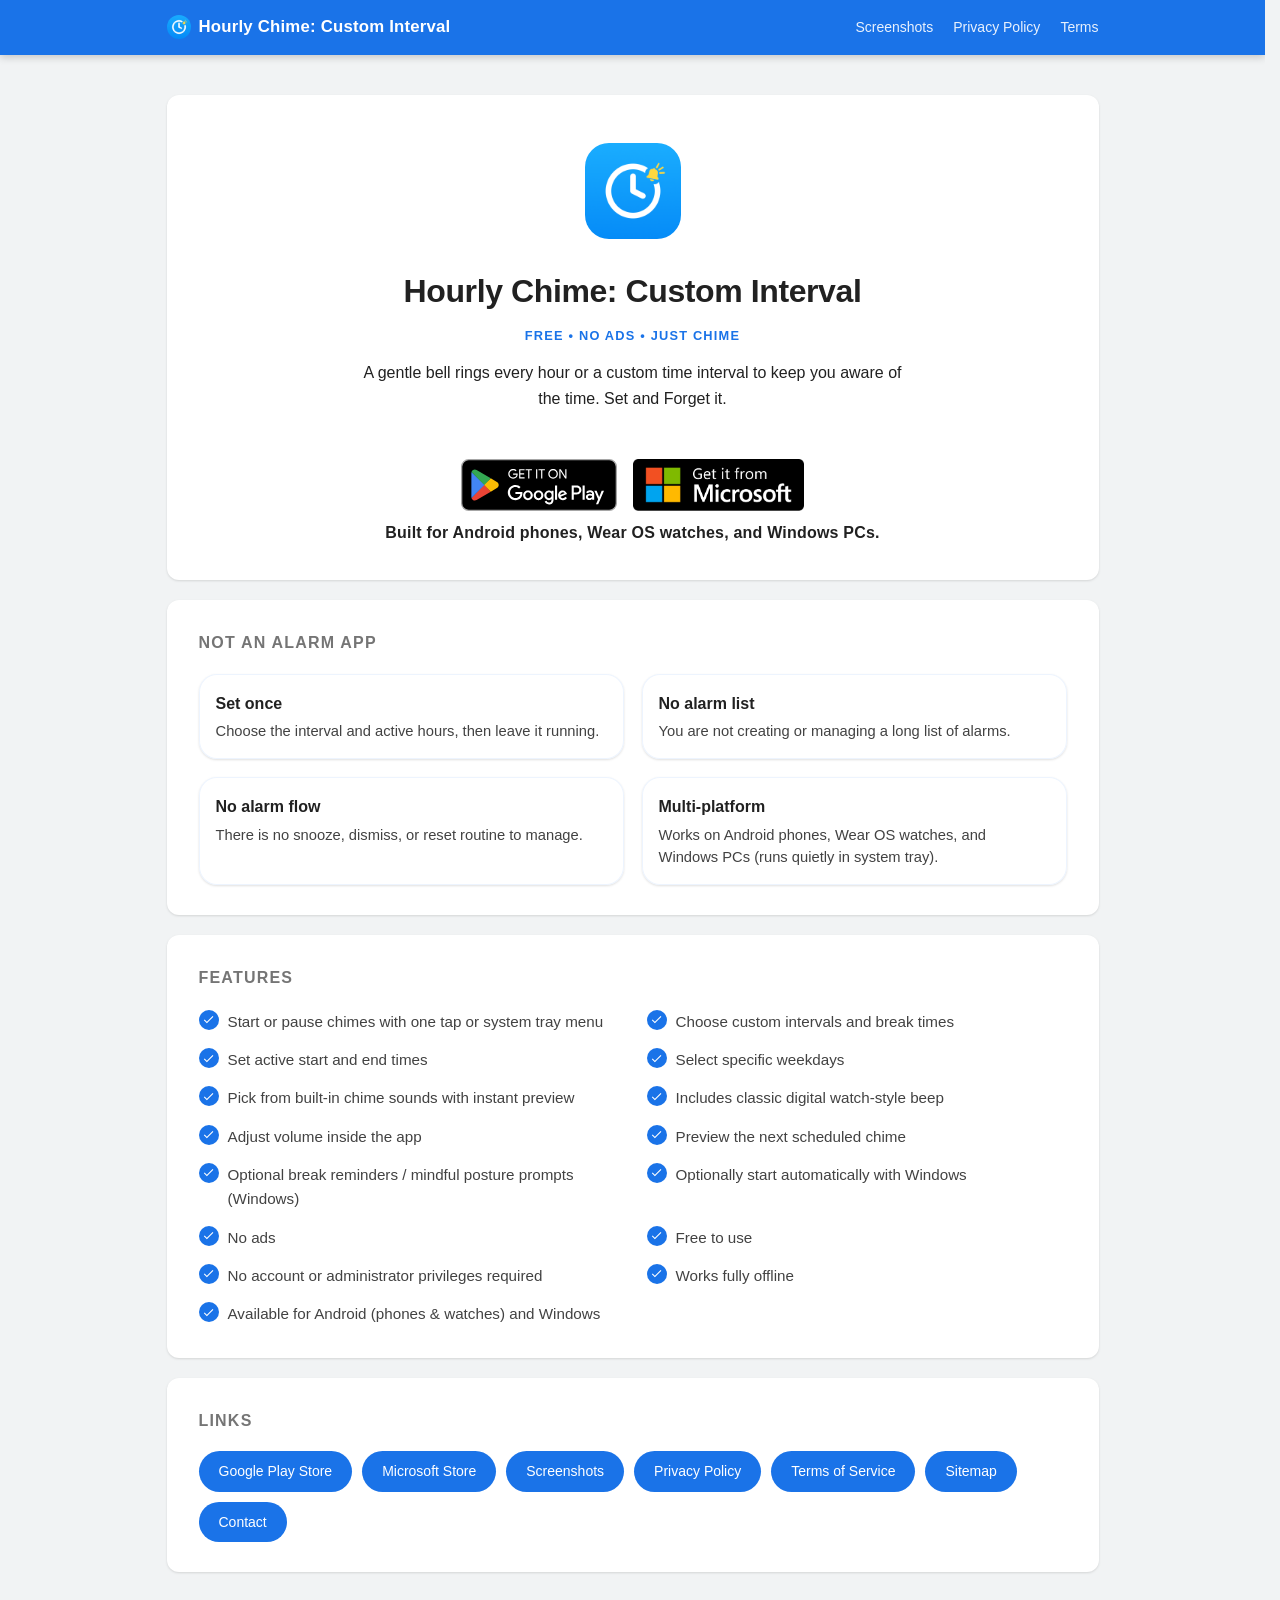
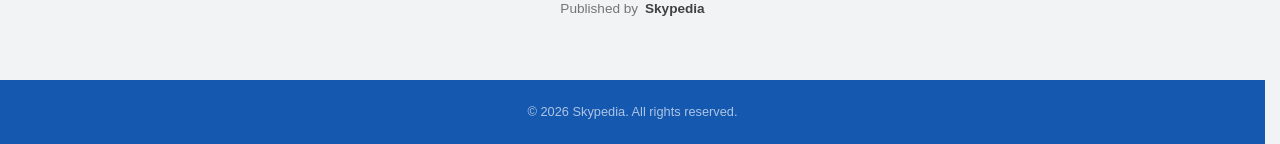
<file: index.html>
<!doctype html>
<html lang="en">
  <head>
    <meta charset="UTF-8" />
    <meta name="viewport" content="width=device-width, initial-scale=1.0" />
    <title>Hourly Chime: Custom Interval</title>
    <meta name="google-site-verification" content="Krds--NU3hxA6FAuJyqUVPiyt--gXIHK9pRckYovwPM" />
    <meta
      name="description"
      content="Set it once and forget it. Simple hourly chimes for Android & Windows, no ads, free, and clean."
    />
    <link rel="stylesheet" href="styles.css" />
    <link rel="icon" href="favicon.ico" sizes="any" />
    <link rel="icon" href="favicon-48x48.png" type="image/png" sizes="48x48" />
    <link rel="icon" href="icon-192.png" type="image/png" sizes="192x192" />
    <link rel="icon" href="favicon.png" type="image/png" sizes="480x480" />
    <link rel="apple-touch-icon" href="icon-192.png" />
    <link rel="manifest" href="site.webmanifest" />
    <link rel="sitemap" type="application/xml" title="Sitemap" href="sitemap.xml" />

    <!-- Open Graph / Facebook -->
    <meta property="og:type" content="website" />
    <meta property="og:title" content="Hourly Chime: Custom Interval" />
    <meta
      property="og:description"
      content="Set it once and forget it. Simple hourly chimes, no ads, free, and clean."
    />
    <meta property="og:image" content="https://skypediacode.github.io/hourly-chime/app-icon.png" />

    <!-- Twitter -->
    <meta property="twitter:card" content="summary" />
    <meta property="twitter:title" content="Hourly Chime: Custom Interval" />
    <meta
      property="twitter:description"
      content="Set it once and forget it. Simple hourly chimes, no ads, free, and clean."
    />
    <meta property="twitter:image" content="https://skypediacode.github.io/hourly-chime/app-icon.png" />

    <!-- Structured Data (JSON-LD) for Google Search -->
    <script type="application/ld+json">
    {
      "@context": "https://schema.org",
      "@type": "SoftwareApplication",
      "name": "Hourly Chime: Custom Interval",
      "operatingSystem": "Android, Wear OS, Windows",
      "applicationCategory": "UtilitiesApplication",
      "image": "https://skypediacode.github.io/hourly-chime/app-icon.png",
      "author": {
        "@type": "Organization",
        "name": "Skypedia",
        "url": "https://skypediacode.github.io/hourly-chime/",
        "logo": "https://skypediacode.github.io/hourly-chime/icon-192.png"
      }
    }
    </script>
  </head>
  <body>
    <header>
      <div class="container">
        <a href="index.html" class="site-title" id="nav-brand">
          <img src="app-icon-header.png" alt="" class="nav-icon" />Hourly Chime:
          Custom Interval
        </a>
        <nav>
          <a href="screenshots.html" id="nav-screenshots">Screenshots</a>
          <a href="privacy-policy.html" id="nav-privacy">Privacy Policy</a>
          <a href="terms.html" id="nav-terms">Terms</a>
        </nav>
      </div>
    </header>

    <main>
      <div class="container">
        <div class="hero">
          <img
            src="app-icon.png"
            alt="Hourly Chime: Custom Interval"
            class="app-icon"
          />
          <h1>Hourly Chime: Custom Interval</h1>
          <p class="tagline">Free &bull; No Ads &bull; Just Chime</p>
          <p class="description">
            A gentle bell rings every hour or a custom time interval to keep you
            aware of the time. Set and Forget it.
          </p>

          <div class="store-buttons">
            <a
              href="https://play.google.com/store/apps/details?id=com.skypedia.hourlychime"
              target="_blank"
              rel="noopener"
              id="link-play-store"
              class="store-badge-link"
            >
              <img
                src="Store=Google%20Play,%20Type=Dark,%20Language=English.svg"
                alt="Get it on Google Play"
                class="store-badge"
              />
            </a>
            <a
              href="https://apps.microsoft.com/store/detail/9NRJBLGKGMST?cid=DevShareMCLPCS"
              target="_blank"
              rel="noopener"
              id="link-microsoft-store"
              class="store-badge-link"
            >
              <img
                src="Microsoft-badge-black.png"
                alt="Get it from Microsoft Store"
                class="store-badge"
              />
            </a>
          </div>
          <p class="hero-note">
            Built for Android phones, Wear OS watches, and Windows PCs.
          </p>
        </div>

        <div class="card features">
          <h2 class="card-title">Not an alarm app</h2>
          <!-- <p class="compare-intro">
            Hourly Chime is built for repeating interval chimes. Set the
            schedule once, then let it run during the hours you choose.
          </p> -->
          <div class="compare-points">
            <div class="compare-point">
              <h3>Set once</h3>
              <p>
                Choose the interval and active hours, then leave it running.
              </p>
            </div>
            <div class="compare-point">
              <h3>No alarm list</h3>
              <p>You are not creating or managing a long list of alarms.</p>
            </div>
            <div class="compare-point">
              <h3>No alarm flow</h3>
              <p>There is no snooze, dismiss, or reset routine to manage.</p>
            </div>
            <div class="compare-point">
              <h3>Multi-platform</h3>
              <p>Works on Android phones, Wear OS watches, and Windows PCs (runs quietly in system tray).</p>
            </div>
          </div>
        </div>

        <div class="card features">
          <h2 class="card-title">Features</h2>
          <ul>
            <li>Start or pause chimes with one tap or system tray menu</li>
            <li>Choose custom intervals and break times</li>
            <li>Set active start and end times</li>
            <li>Select specific weekdays</li>
            <li>Pick from built-in chime sounds with instant preview</li>
            <li>Includes classic digital watch-style beep</li>
            <li>Adjust volume inside the app</li>
            <li>Preview the next scheduled chime</li>
            <li>Optional break reminders / mindful posture prompts (Windows)</li>
            <li>Optionally start automatically with Windows</li>
            <li>No ads</li>
            <li>Free to use</li>
            <li>No account or administrator privileges required</li>
            <li>Works fully offline</li>
            <li>Available for Android (phones & watches) and Windows</li>
          </ul>
        </div>

        <div class="card links-section">
          <h2 class="card-title">Links</h2>
          <div class="link-list">
            <a href="https://play.google.com/store/apps/details?id=com.skypedia.hourlychime" target="_blank" rel="noopener" id="link-google-play-card">Google Play Store</a>
            <a href="https://apps.microsoft.com/store/detail/9NRJBLGKGMST?cid=DevShareMCLPCS" target="_blank" rel="noopener" id="link-microsoft-store-card">Microsoft Store</a>
            <a href="screenshots.html" id="link-screenshots">Screenshots</a>
            <a href="privacy-policy.html" id="link-privacy">Privacy Policy</a>
            <a href="terms.html" id="link-terms">Terms of Service</a>
            <a href="sitemap.xml" id="link-sitemap">Sitemap</a>
            <a href="mailto:skypediacode@gmail.com" id="link-contact"
              >Contact</a
            >
          </div>
        </div>

        <p class="publisher-strip">Published by <strong>Skypedia</strong></p>
      </div>
    </main>

    <footer>
      <div class="container">
        <p>&copy; 2026 Skypedia. All rights reserved.</p>
      </div>
    </footer>
  </body>
</html>
</file>
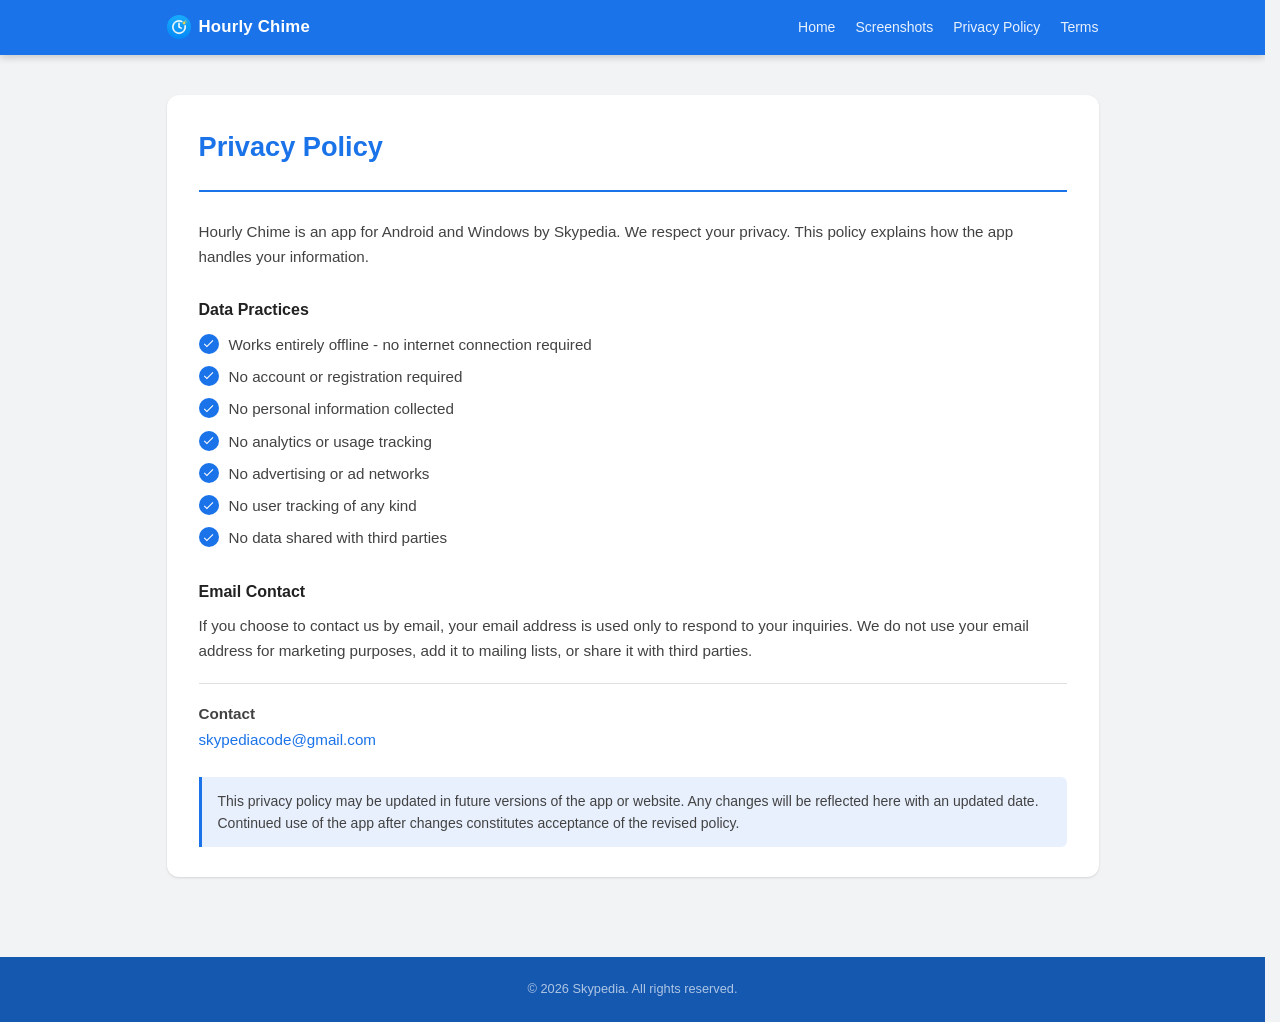
<file: privacy-policy.html>
<!doctype html>
<html lang="en">
  <head>
    <meta charset="UTF-8" />
    <meta name="viewport" content="width=device-width, initial-scale=1.0" />
    <title>Privacy Policy – Skypedia</title>
    <meta
      name="description"
      content="Privacy Policy for Skypedia's Hourly Chime app."
    />
    <link rel="stylesheet" href="styles.css" />
    <link rel="icon" href="favicon.ico" sizes="any" />
    <link rel="icon" href="favicon-48x48.png" type="image/png" sizes="48x48" />
    <link rel="icon" href="icon-192.png" type="image/png" sizes="192x192" />
    <link rel="icon" href="favicon.png" type="image/png" sizes="480x480" />
    <link rel="apple-touch-icon" href="icon-192.png" />
    <link rel="manifest" href="site.webmanifest" />
    <link rel="sitemap" type="application/xml" title="Sitemap" href="sitemap.xml" />
  </head>
  <body>
    <header>
      <div class="container">
        <a href="index.html" class="site-title" id="nav-brand"
          ><img src="app-icon-header.png" alt="" class="nav-icon" />Hourly
          Chime</a
        >
        <nav>
          <a href="index.html" id="nav-home">Home</a>
          <a href="screenshots.html" id="nav-screenshots">Screenshots</a>
          <a href="privacy-policy.html" id="nav-privacy">Privacy Policy</a>
          <a href="terms.html" id="nav-terms">Terms</a>
        </nav>
      </div>
    </header>

    <main>
      <div class="container">
        <div class="card">
          <div class="page-header">
            <h1>Privacy Policy</h1>
            <!-- <p class="updated">Last updated: June 2026</p> -->
          </div>

          <div class="prose">
            <p>
              Hourly Chime is an app for Android and Windows by Skypedia. We respect your
              privacy. This policy explains how the app handles your
              information.
            </p>

            <h2>Data Practices</h2>
            <ul>
              <li>Works entirely offline - no internet connection required</li>
              <li>No account or registration required</li>
              <li>No personal information collected</li>
              <li>No analytics or usage tracking</li>
              <li>No advertising or ad networks</li>
              <li>No user tracking of any kind</li>
              <li>No data shared with third parties</li>
            </ul>

            <h2>Email Contact</h2>
            <p>
              If you choose to contact us by email, your email address is used
              only to respond to your inquiries. We do not use your email
              address for marketing purposes, add it to mailing lists, or share
              it with third parties.
            </p>

            <div class="contact-block">
              <p><strong>Contact</strong></p>
              <p>
                <a href="mailto:skypediacode@gmail.com" id="link-contact"
                  >skypediacode@gmail.com</a
                >
              </p>
            </div>

            <div class="note">
              This privacy policy may be updated in future versions of the app
              or website. Any changes will be reflected here with an updated
              date. Continued use of the app after changes constitutes
              acceptance of the revised policy.
            </div>
          </div>
        </div>
      </div>
    </main>

    <footer>
      <div class="container">
        <p>&copy; 2026 Skypedia. All rights reserved.</p>
      </div>
    </footer>
  </body>
</html>
</file>
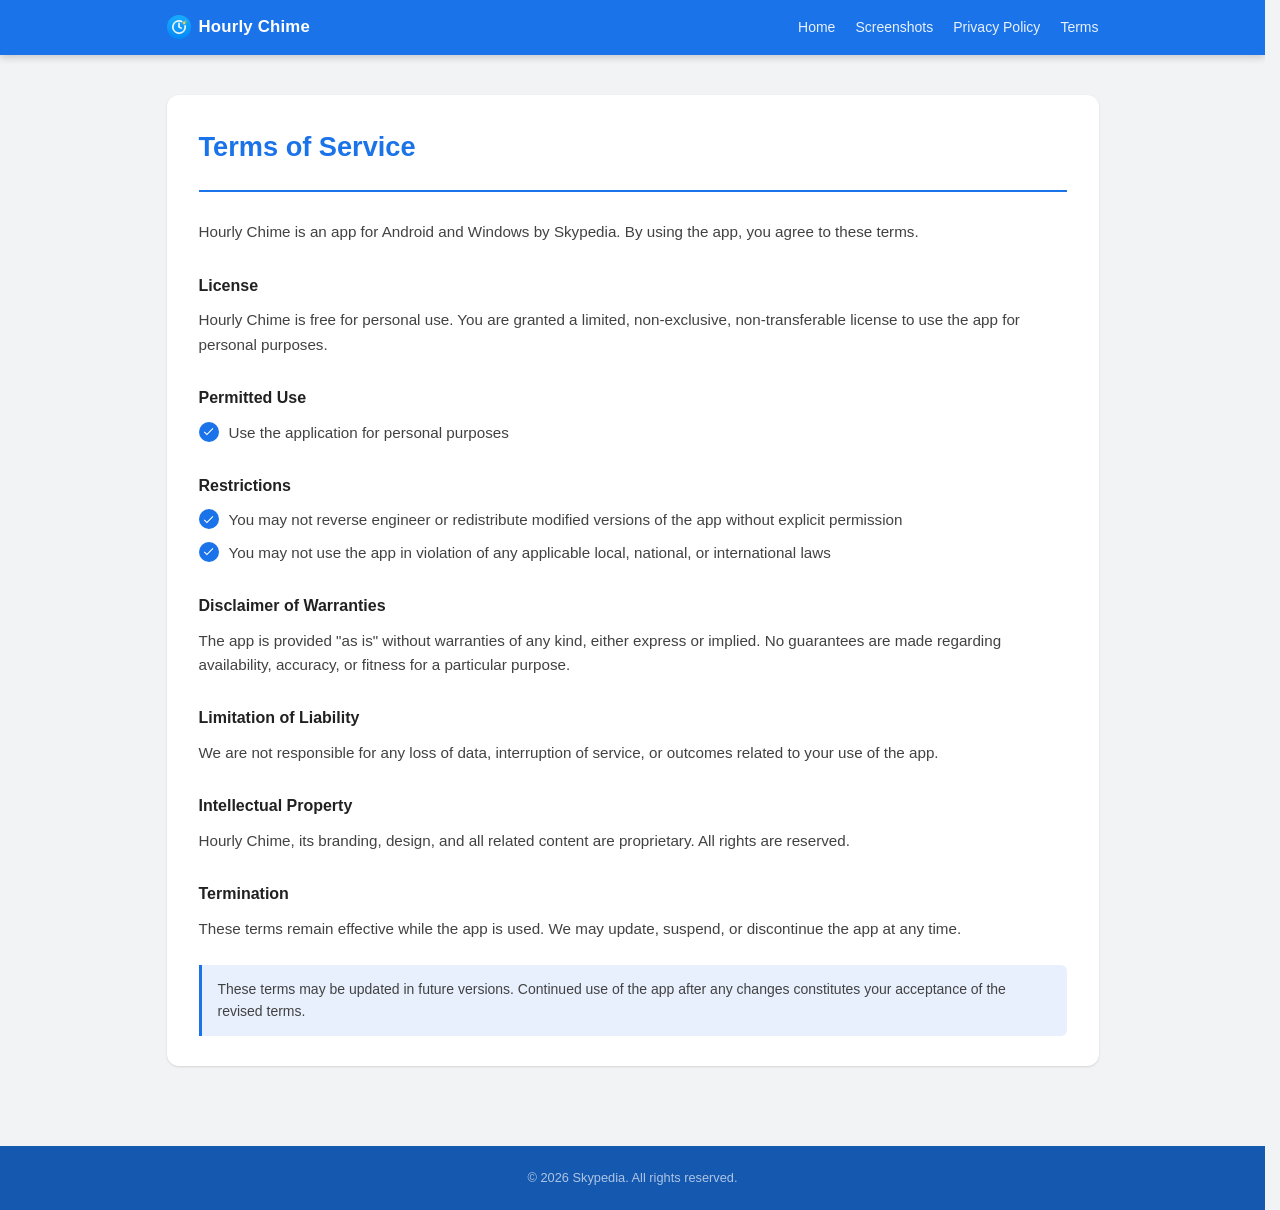
<file: terms.html>
<!doctype html>
<html lang="en">
  <head>
    <meta charset="UTF-8" />
    <meta name="viewport" content="width=device-width, initial-scale=1.0" />
    <title>Terms of Service – Skypedia</title>
    <meta
      name="description"
      content="Terms of Service for Skypedia's Hourly Chime app."
    />
    <link rel="stylesheet" href="styles.css" />
    <link rel="icon" href="favicon.ico" sizes="any" />
    <link rel="icon" href="favicon-48x48.png" type="image/png" sizes="48x48" />
    <link rel="icon" href="icon-192.png" type="image/png" sizes="192x192" />
    <link rel="icon" href="favicon.png" type="image/png" sizes="480x480" />
    <link rel="apple-touch-icon" href="icon-192.png" />
    <link rel="manifest" href="site.webmanifest" />
    <link rel="sitemap" type="application/xml" title="Sitemap" href="sitemap.xml" />
  </head>
  <body>
    <header>
      <div class="container">
        <a href="index.html" class="site-title" id="nav-brand"
          ><img src="app-icon-header.png" alt="" class="nav-icon" />Hourly
          Chime</a
        >
        <nav>
          <a href="index.html" id="nav-home">Home</a>
          <a href="screenshots.html" id="nav-screenshots">Screenshots</a>
          <a href="privacy-policy.html" id="nav-privacy">Privacy Policy</a>
          <a href="terms.html" id="nav-terms">Terms</a>
        </nav>
      </div>
    </header>

    <main>
      <div class="container">
        <div class="card">
          <div class="page-header">
            <h1>Terms of Service</h1>
            <!-- <p class="updated">Last updated: June 2026</p> -->
          </div>

          <div class="prose">
            <p>
              Hourly Chime is an app for Android and Windows by Skypedia. By using the app, you
              agree to these terms.
            </p>

            <h2>License</h2>
            <p>
              Hourly Chime is free for personal use. You are granted a limited,
              non-exclusive, non-transferable license to use the app for
              personal purposes.
            </p>

            <h2>Permitted Use</h2>
            <ul>
              <li>Use the application for personal purposes</li>
            </ul>

            <h2>Restrictions</h2>
            <ul>
              <li>
                You may not reverse engineer or redistribute modified versions
                of the app without explicit permission
              </li>
              <li>
                You may not use the app in violation of any applicable local,
                national, or international laws
              </li>
            </ul>

            <h2>Disclaimer of Warranties</h2>
            <p>
              The app is provided "as is" without warranties of any kind, either
              express or implied. No guarantees are made regarding availability,
              accuracy, or fitness for a particular purpose.
            </p>

            <h2>Limitation of Liability</h2>
            <p>
              We are not responsible for any loss of data, interruption of
              service, or outcomes related to your use of the app.
            </p>

            <h2>Intellectual Property</h2>
            <p>
              Hourly Chime, its branding, design, and all related content are
              proprietary. All rights are reserved.
            </p>

            <h2>Termination</h2>
            <p>
              These terms remain effective while the app is used. We may update,
              suspend, or discontinue the app at any time.
            </p>

            <div class="note">
              These terms may be updated in future versions. Continued use of
              the app after any changes constitutes your acceptance of the
              revised terms.
            </div>
          </div>
        </div>
      </div>
    </main>

    <footer>
      <div class="container">
        <p>&copy; 2026 Skypedia. All rights reserved.</p>
      </div>
    </footer>
  </body>
</html>
</file>
<file: styles.css>
html {
  overflow-y: scroll;
  scrollbar-gutter: stable;
}

* {
  box-sizing: border-box;
  margin: 0;
  padding: 0;
}

:root {
  --green: #1a73e8;
  --green-dark: #1558b0;
  --green-mid: #2d84f0;
  --green-light: #e8f0fe;
  --yellow: #f9a825;
  --bg: #f1f3f4;
  --white: #ffffff;
  --text: #212121;
  --text-mid: #424242;
  --text-muted: #757575;
  --border: #e0e0e0;
  --shadow-sm: 0 1px 3px rgba(0, 0, 0, 0.08), 0 1px 2px rgba(0, 0, 0, 0.05);
  --shadow-md: 0 4px 16px rgba(0, 0, 0, 0.12), 0 2px 6px rgba(0, 0, 0, 0.07);
  --radius: 12px;
}

body {
  font-family:
    -apple-system, BlinkMacSystemFont, "Segoe UI", Roboto, Oxygen, Ubuntu,
    sans-serif;
  background: var(--bg);
  color: var(--text);
  line-height: 1.6;
  min-height: 100vh;
  display: flex;
  flex-direction: column;
}

a {
  color: var(--green);
  text-decoration: none;
}

a:hover {
  text-decoration: underline;
}

/* ── Layout ──────────────────────────────────────────── */

.container {
  max-width: 980px;
  margin: 0 auto;
  padding: 0 24px;
  width: 100%;
}

main {
  flex: 1;
  padding: 40px 0 60px;
}

/* ── Header ──────────────────────────────────────────── */

header {
  background: var(--green);
  padding: 14px 0;
  box-shadow: 0 2px 8px rgba(0, 0, 0, 0.2);
}

header .container {
  display: flex;
  align-items: center;
  justify-content: space-between;
  gap: 12px;
}

.site-title {
  font-size: 1.05rem;
  font-weight: 600;
  color: #fff;
  letter-spacing: 0.2px;
  display: inline-flex;
  align-items: center;
  gap: 8px;
}

.nav-icon {
  width: 24px;
  height: 24px;
  border-radius: 50%;
  flex-shrink: 0;
}

.site-title:hover {
  text-decoration: none;
  opacity: 0.9;
}

nav {
  display: flex;
  gap: 20px;
}

nav a {
  color: rgba(255, 255, 255, 0.9);
  font-size: 0.875rem;
  font-weight: 500;
}

nav a:hover {
  color: #fff;
  text-decoration: none;
}

/* ── Hero ────────────────────────────────────────────── */

.hero {
  background: var(--white);
  text-align: center;
  padding: 48px 30px 28px;
  border-radius: var(--radius);
  margin-bottom: 20px;
  box-shadow: var(--shadow-sm);
}

.app-icon {
  width: 96px;
  height: 96px;
  border-radius: 24px;
  margin-bottom: 20px;
}

.hero h1 {
  font-size: 2rem;
  font-weight: 700;
  color: var(--text);
  letter-spacing: -0.4px;
  margin-bottom: 8px;
}

.hero .tagline {
  font-size: 0.8rem;
  font-weight: 700;
  letter-spacing: 1.2px;
  text-transform: uppercase;
  color: var(--green);
  margin-bottom: 14px;
}

.hero .description {
  font-size: 1rem;
  max-width: 560px;
  margin: 0 auto;
}

.hero-note {
  display: inline-flex;
  align-items: center;
  gap: 8px;
  margin-top: 4px;
  padding: 8px 14px;
  border-radius: 999px;
  /* background: var(--green-light); */
  /* color: var(--green-dark); */
  font-size: 1rem;
  font-weight: 600;
  letter-spacing: 0.2px;
  line-height: 1.3;
}

/* .hero-note::before {
  content: "";
  width: 8px;
  height: 8px;
  border-radius: 50%;
  background: var(--green);
  box-shadow: 0 0 0 4px rgba(26, 115, 232, 0.12);
} */

/* ── Store badges ────────────────────────────────────── */

.store-buttons {
  display: flex;
  gap: 16px;
  justify-content: center;
  align-items: flex-start;
  flex-wrap: wrap;
  margin-top: 48px;
}

.store-badge-link {
  display: inline-block;
  transition:
    transform 0.15s ease,
    opacity 0.15s ease;
}

.store-badge-link:hover {
  transform: translateY(-2px);
  opacity: 0.88;
  text-decoration: none;
}

.store-badge {
  height: 52px;
  width: auto;
  display: block;
}

.store-badge-coming {
  display: flex;
  flex-direction: column;
  align-items: center;
  gap: 6px;
}

.store-badge-coming .store-badge {
  opacity: 0.38;
  filter: grayscale(20%);
}

.store-badge-soon {
  font-size: 0.68rem;
  font-weight: 600;
  letter-spacing: 0.6px;
  text-transform: uppercase;
  color: var(--text-muted);
}

/* ── Cards ───────────────────────────────────────────── */

.card {
  background: var(--white);
  border-radius: var(--radius);
  padding: 30px 32px;
  margin-bottom: 20px;
  box-shadow: var(--shadow-sm);
}

.card-title {
  font-size: 1rem;
  font-weight: 700;
  letter-spacing: 1.2px;
  text-transform: uppercase;
  color: var(--text-muted);
  margin-bottom: 18px;
}

.compare-section {
  position: relative;
  overflow: hidden;
  /* background:
    linear-gradient(135deg, rgba(26, 115, 232, 0.08), rgba(249, 168, 37, 0.06)),
    var(--white); */
  /* border: 1px solid rgba(26, 115, 232, 0.12); */
}

/* .compare-section::before {
  content: "";
  position: absolute;
  inset: 0 auto 0 0;
  width: 5px;
  background: linear-gradient(180deg, var(--green), var(--yellow));
} */

.compare-kicker {
  display: inline-flex;
  align-items: center;
  gap: 8px;
  margin-bottom: 10px;
  padding: 6px 12px;
  border-radius: 999px;
  background: rgba(26, 115, 232, 0.1);
  color: var(--green-dark);
  font-size: 0.74rem;
  font-weight: 700;
  letter-spacing: 0.9px;
  text-transform: uppercase;
}

.compare-kicker::before {
  content: "";
  width: 7px;
  height: 7px;
  border-radius: 50%;
  background: var(--yellow);
  box-shadow: 0 0 0 4px rgba(249, 168, 37, 0.15);
}

.compare-section .card-title {
  color: var(--green-dark);
  margin-bottom: 10px;
  padding-left: 2px;
  font-size: 1rem;
}

.compare-intro {
  max-width: 620px;
  margin-bottom: 20px;
  font-size: 1rem;
  color: var(--text-mid);
}

.compare-points {
  display: grid;
  grid-template-columns: repeat(2, minmax(0, 1fr));
  gap: 18px 18px;
}

.compare-point {
  padding: 16px 16px 16px;
  border-radius: 18px;
  background: rgba(255, 255, 255, 0.72);
  border: 1px solid rgba(26, 115, 232, 0.08);
  box-shadow: var(--shadow-sm);
}

.compare-point h3 {
  font-size: 1rem;
  color: var(--text);
  margin-bottom: 4px;
}

.compare-point p {
  color: var(--text-mid);
  font-size: 0.92rem;
  line-height: 1.5;
}

/* ── Features ────────────────────────────────────────── */

.features ul {
  list-style: none;
  display: grid;
  grid-template-columns: 1fr 1fr;
  gap: 12px 28px;
}

.features ul li {
  display: flex;
  align-items: flex-start;
  gap: 9px;
  font-size: 0.95rem;
  color: var(--text-mid);
  padding: 1px 0;
}

.features ul li::before {
  content: "";
  flex-shrink: 0;
  width: 20px;
  height: 20px;
  border-radius: 50%;
  background: var(--green)
    url("data:image/svg+xml,%3Csvg xmlns='http://www.w3.org/2000/svg' viewBox='0 0 24 24'%3E%3Cpath fill='white' d='M9 16.17L4.83 12l-1.42 1.41L9 19 21 7l-1.41-1.41z'/%3E%3C/svg%3E")
    center / 13px no-repeat;
}

/* ── Links ───────────────────────────────────────────── */

.link-list {
  display: flex;
  flex-wrap: wrap;
  gap: 10px;
}

.link-list a {
  display: inline-block;
  padding: 9px 20px;
  background: var(--green);
  color: #fff;
  border-radius: 24px;
  font-size: 0.875rem;
  font-weight: 500;
  transition:
    background 0.15s ease,
    transform 0.1s ease,
    box-shadow 0.15s ease;
}

.link-list a:hover {
  background: var(--green-dark);
  text-decoration: none;
  transform: translateY(-1px);
  box-shadow: 0 4px 10px rgba(0, 0, 0, 0.15);
}

/* ── Publisher strip ─────────────────────────────────── */

.publisher-strip {
  text-align: center;
  padding-top: 6px;
  color: var(--text-muted);
  font-size: 0.85rem;
}

.publisher-strip strong {
  color: var(--text-mid);
  margin-left: 3px;
}

/* ── Inner page header ───────────────────────────────── */

.page-header {
  margin-bottom: 28px;
  padding-bottom: 18px;
  border-bottom: 2px solid var(--green);
}

.page-header h1 {
  font-size: 1.7rem;
  font-weight: 700;
  color: var(--green);
  margin-bottom: 4px;
}

.page-header .updated {
  font-size: 0.8rem;
  color: var(--text-muted);
}

/* ── Prose (policy / terms pages) ───────────────────── */

.prose p {
  color: var(--text-mid);
  margin-bottom: 14px;
  font-size: 0.95rem;
}

.prose h2 {
  font-size: 1rem;
  font-weight: 600;
  color: var(--text);
  margin: 28px 0 10px;
}

.prose h2:first-child {
  margin-top: 0;
}

.prose ul {
  list-style: none;
  margin-bottom: 14px;
}

.prose ul li {
  display: flex;
  gap: 10px;
  color: var(--text-mid);
  margin-bottom: 8px;
  font-size: 0.95rem;
  align-items: flex-start;
}

.prose ul li::before {
  content: "";
  flex-shrink: 0;
  width: 20px;
  height: 20px;
  margin-top: 1px;
  border-radius: 50%;
  background: var(--green)
    url("data:image/svg+xml,%3Csvg xmlns='http://www.w3.org/2000/svg' viewBox='0 0 24 24'%3E%3Cpath fill='white' d='M9 16.17L4.83 12l-1.42 1.41L9 19 21 7l-1.41-1.41z'/%3E%3C/svg%3E")
    center / 13px no-repeat;
}

.prose .note {
  background: var(--green-light);
  border-left: 3px solid var(--green);
  border-radius: 0 6px 6px 0;
  padding: 13px 16px;
  margin-top: 24px;
  font-size: 0.875rem;
  color: var(--text-mid);
}

.prose .contact-block {
  margin-top: 20px;
  padding-top: 18px;
  border-top: 1px solid var(--border);
}

.prose .contact-block p {
  margin-bottom: 2px;
}

/* ── Footer ──────────────────────────────────────────── */

footer {
  background: var(--green-dark);
  padding: 22px 0;
  text-align: center;
}

footer p {
  font-size: 0.8rem;
  color: rgba(255, 255, 255, 0.65);
}

/* ── Responsive ──────────────────────────────────────── */

@media (max-width: 600px) {
  .hero {
    padding: 44px 20px 40px;
  }

  .hero h1 {
    font-size: 1.6rem;
  }

  .app-icon {
    width: 80px;
    height: 80px;
    border-radius: 18px;
  }

  .card {
    padding: 24px 20px;
  }

  .features ul {
    grid-template-columns: 1fr;
  }

  .compare-section ul {
    grid-template-columns: 1fr;
  }

  .compare-points {
    grid-template-columns: 1fr;
  }

  header .container {
    flex-direction: row;
    align-items: center;
  }

  nav {
    gap: 16px;
  }
}

/* ── Screenshots Gallery ────────────────────────────── */

.gallery-tabs {
  display: flex;
  gap: 10px;
  flex-wrap: wrap;
  margin-bottom: 28px;
}

.tab-btn {
  padding: 8px 18px;
  border-radius: 20px;
  border: 1px solid var(--border);
  background: var(--white);
  color: var(--text-mid);
  font-size: 0.875rem;
  font-weight: 600;
  cursor: pointer;
  transition: all 0.2s ease;
}

.tab-btn:hover {
  border-color: var(--green);
  color: var(--green);
}

.tab-btn.active {
  background: var(--green);
  color: #fff;
  border-color: var(--green);
  box-shadow: 0 2px 6px rgba(26, 115, 232, 0.3);
}

.gallery-section {
  margin-bottom: 36px;
}

.gallery-section-title {
  font-size: 1.15rem;
  font-weight: 700;
  color: var(--text);
  margin-bottom: 16px;
  display: flex;
  align-items: center;
  gap: 10px;
}

.gallery-section-title span {
  font-size: 0.8rem;
  font-weight: 600;
  color: var(--text-muted);
  background: var(--bg);
  padding: 2px 10px;
  border-radius: 12px;
}

.gallery-grid {
  display: grid;
  gap: 16px;
}

.gallery-grid.phone-grid {
  grid-template-columns: repeat(auto-fill, minmax(180px, 1fr));
}

.gallery-grid.wearos-grid {
  grid-template-columns: repeat(auto-fill, minmax(140px, 1fr));
}

.gallery-grid.windows-grid {
  grid-template-columns: repeat(auto-fill, minmax(280px, 1fr));
}

.screenshot-card {
  background: var(--white);
  border-radius: var(--radius);
  overflow: hidden;
  box-shadow: var(--shadow-sm);
  cursor: pointer;
  transition: transform 0.2s ease, box-shadow 0.2s ease;
  display: flex;
  flex-direction: column;
  align-items: center;
  padding: 12px;
  border: 1px solid var(--border);
}

.screenshot-card:hover {
  transform: translateY(-4px);
  box-shadow: var(--shadow-md);
  border-color: var(--green-mid);
}

.screenshot-card img {
  width: 100%;
  height: auto;
  display: block;
  object-fit: contain;
  border-radius: 8px;
}

.wearos-grid .screenshot-card img {
  border-radius: 50%;
  box-shadow: 0 2px 8px rgba(0, 0, 0, 0.15);
  background: #000;
}

.screenshot-caption {
  font-size: 0.8rem;
  font-weight: 500;
  color: var(--text-mid);
  text-align: center;
  margin-top: 8px;
}

/* ── Lightbox Modal ──────────────────────────────────── */

.lightbox-modal {
  display: none;
  position: fixed;
  inset: 0;
  z-index: 1000;
  background: rgba(0, 0, 0, 0.85);
  backdrop-filter: blur(4px);
  align-items: center;
  justify-content: center;
  padding: 24px;
  cursor: zoom-out;
}

.lightbox-modal.active {
  display: flex;
}

.lightbox-content {
  max-width: 90vw;
  max-height: 90vh;
  object-fit: contain;
  border-radius: 12px;
  box-shadow: 0 8px 32px rgba(0, 0, 0, 0.5);
}

.lightbox-close {
  position: absolute;
  top: 20px;
  right: 24px;
  color: #fff;
  font-size: 2rem;
  font-weight: 700;
  cursor: pointer;
  line-height: 1;
  background: none;
  border: none;
}
</file>
